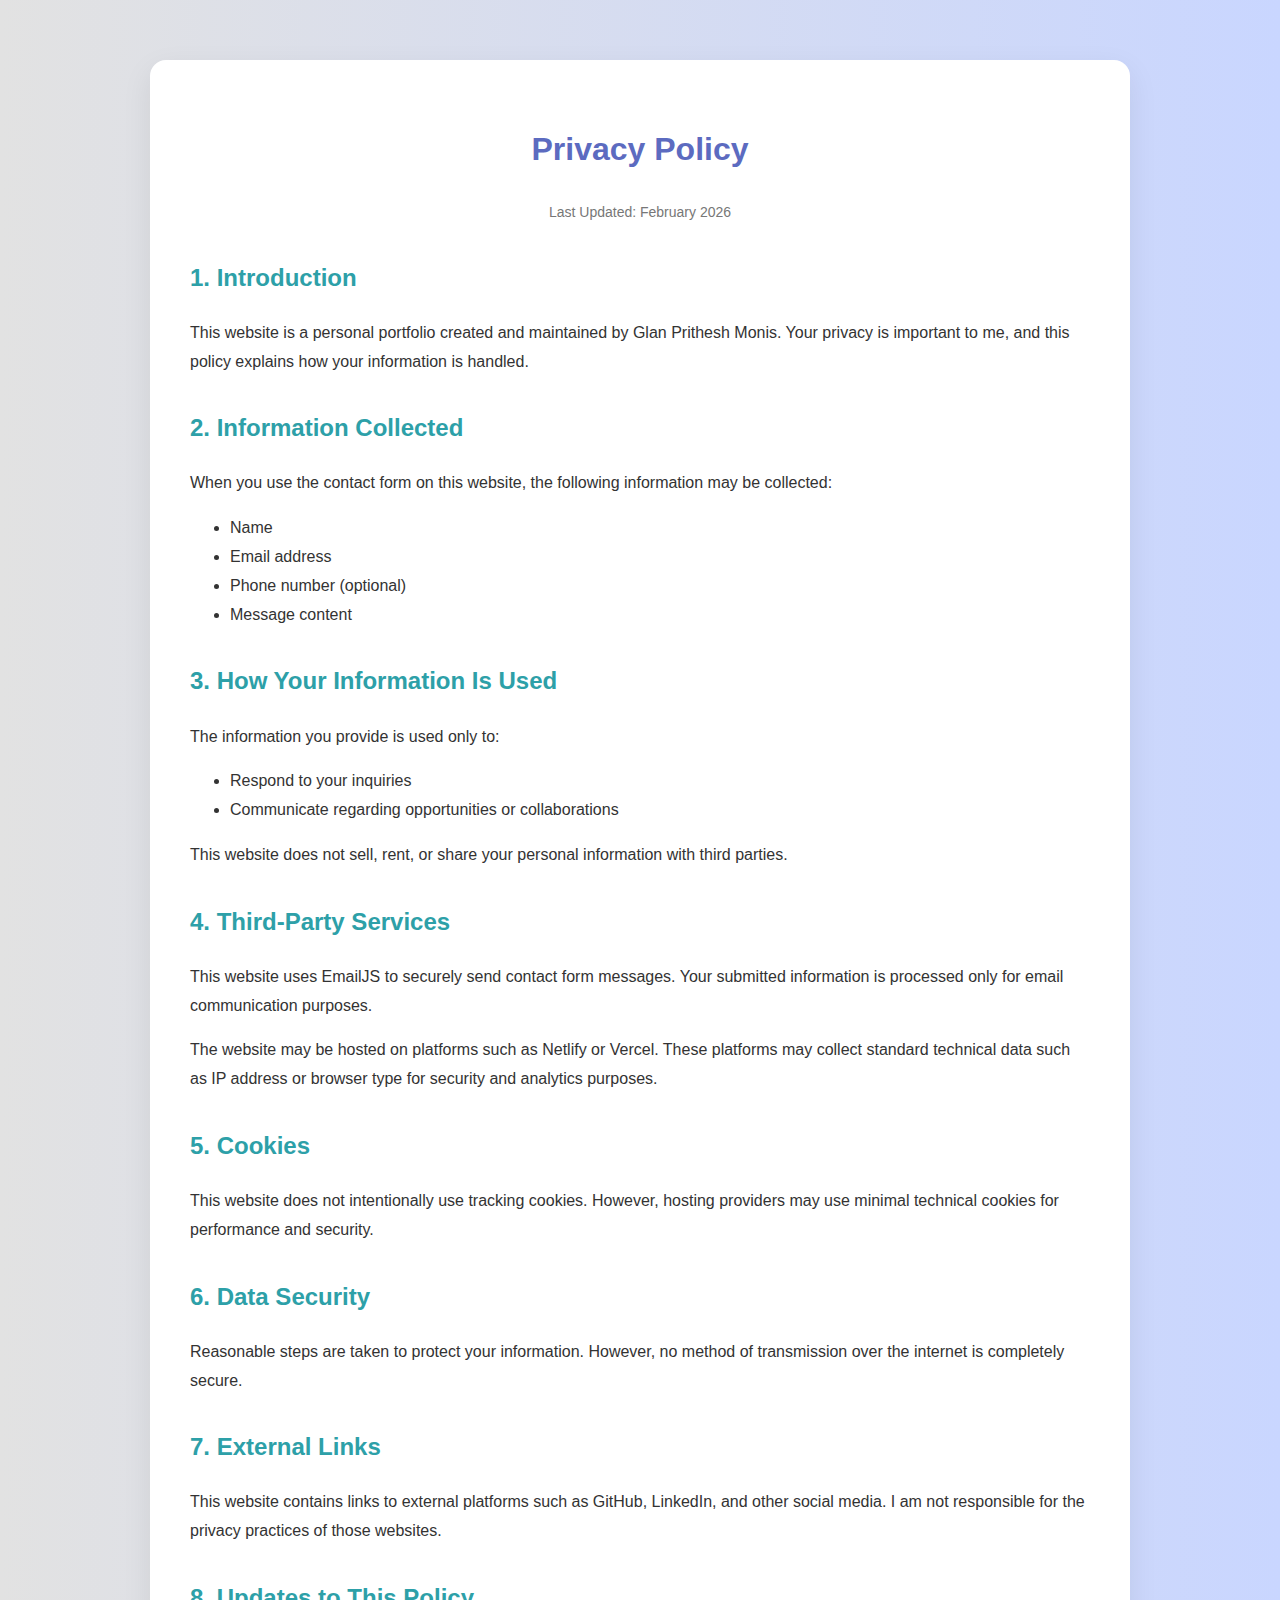
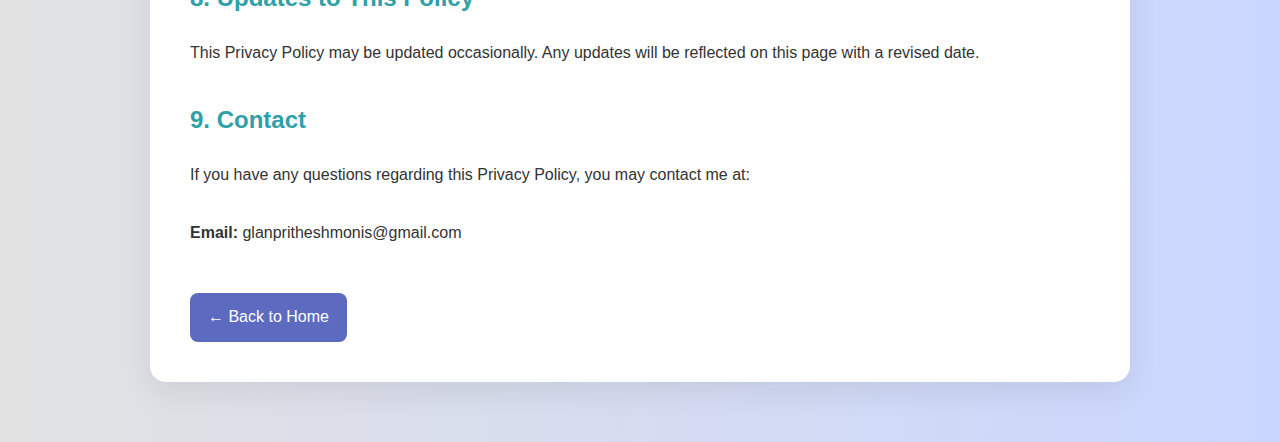
<file: PrivacyPolicy.html>
<!DOCTYPE html>
<html lang="en">
<head>
    <meta charset="UTF-8">
    <title>Privacy Policy | Glan Prithesh Monis</title>
    <meta name="viewport" content="width=device-width, initial-scale=1.0">

    <style>
        body {
            margin: 0;
            font-family: 'Poppins', sans-serif;
            background: linear-gradient(to right, #e2e2e2, #c9d6ff);
            color: #333;
            line-height: 1.8;
        }

        .container {
            max-width: 900px;
            margin: 60px auto;
            background: #ffffff;
            padding: 40px;
            border-radius: 16px;
            box-shadow: 0 10px 30px rgba(0,0,0,0.08);
        }

        h1 {
            text-align: center;
            color: #5c6bc0;
        }

        .updated {
            text-align: center;
            font-size: 14px;
            color: #777;
            margin-bottom: 30px;
        }

        h2 {
            margin-top: 30px;
            color: #2da0a8;
        }

        a {
            color: #5c6bc0;
            text-decoration: none;
        }

        a:hover {
            text-decoration: underline;
        }

        .back-home {
            display: inline-block;
            margin-top: 30px;
            padding: 10px 18px;
            background: #5c6bc0;
            color: #fff;
            border-radius: 8px;
            text-decoration: none;
            transition: 0.3s ease;
        }

        .back-home:hover {
            background: #2da0a8;
        }
    </style>
</head>
<body>

<div class="container">
    <h1>Privacy Policy</h1>
    <p class="updated">Last Updated: February 2026</p>

    <h2>1. Introduction</h2>
    <p>
        This website is a personal portfolio created and maintained by Glan Prithesh Monis.
        Your privacy is important to me, and this policy explains how your information is handled.
    </p>

    <h2>2. Information Collected</h2>
    <p>
        When you use the contact form on this website, the following information may be collected:
    </p>
    <ul>
        <li>Name</li>
        <li>Email address</li>
        <li>Phone number (optional)</li>
        <li>Message content</li>
    </ul>

    <h2>3. How Your Information Is Used</h2>
    <p>
        The information you provide is used only to:
    </p>
    <ul>
        <li>Respond to your inquiries</li>
        <li>Communicate regarding opportunities or collaborations</li>
    </ul>

    <p>
        This website does not sell, rent, or share your personal information with third parties.
    </p>

    <h2>4. Third-Party Services</h2>
    <p>
        This website uses EmailJS to securely send contact form messages.
        Your submitted information is processed only for email communication purposes.
    </p>

    <p>
        The website may be hosted on platforms such as Netlify or Vercel.
        These platforms may collect standard technical data such as IP address or browser type for security and analytics purposes.
    </p>

    <h2>5. Cookies</h2>
    <p>
        This website does not intentionally use tracking cookies.
        However, hosting providers may use minimal technical cookies for performance and security.
    </p>

    <h2>6. Data Security</h2>
    <p>
        Reasonable steps are taken to protect your information.
        However, no method of transmission over the internet is completely secure.
    </p>

    <h2>7. External Links</h2>
    <p>
        This website contains links to external platforms such as GitHub, LinkedIn, and other social media.
        I am not responsible for the privacy practices of those websites.
    </p>

    <h2>8. Updates to This Policy</h2>
    <p>
        This Privacy Policy may be updated occasionally.
        Any updates will be reflected on this page with a revised date.
    </p>

    <h2>9. Contact</h2>
    <p>
        If you have any questions regarding this Privacy Policy,
        you may contact me at:
        <br><br>
        <strong>Email:</strong> glanpritheshmonis@gmail.com
    </p>

    <a href="index.html" class="back-home">← Back to Home</a>

</div>

</body>
</html>
</file>
